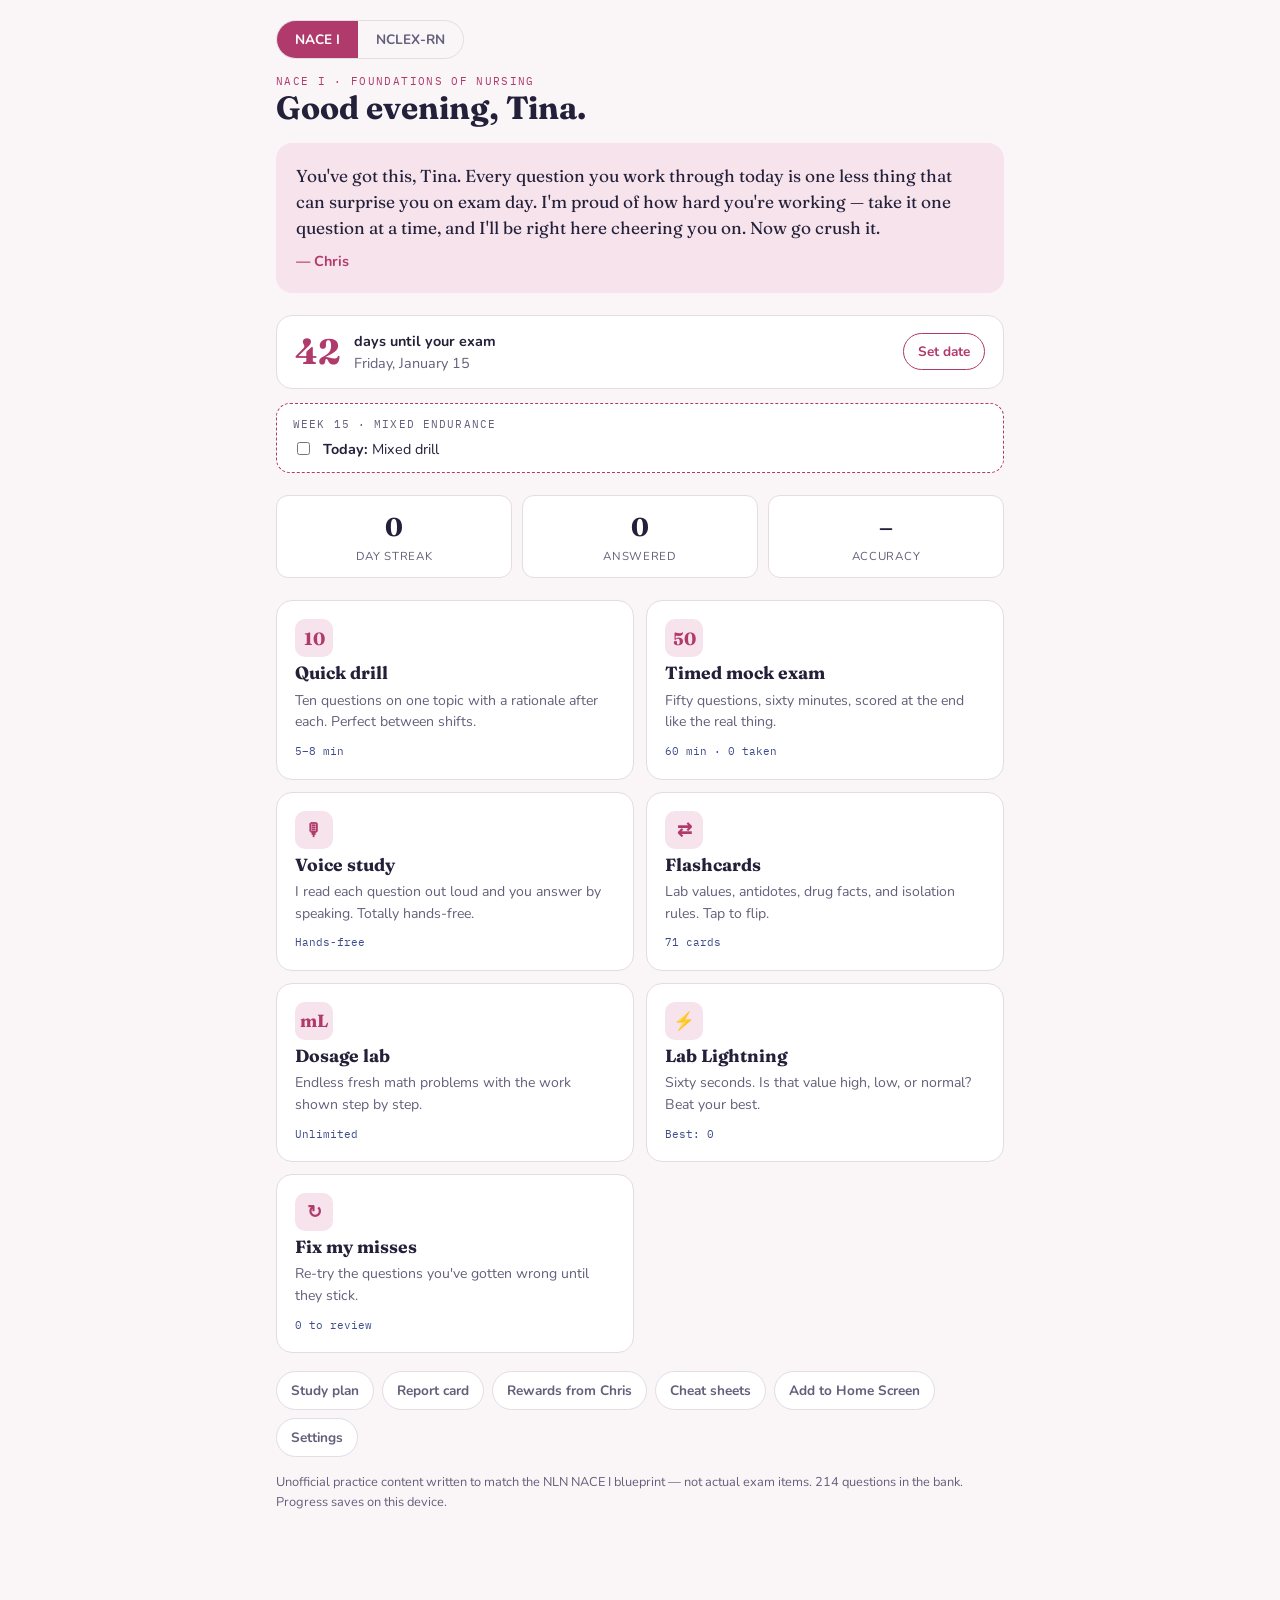
<file: index.html>
<!doctype html>
<html lang="en">
<head>
<meta charset="utf-8">
<title>Tina's Study Room</title>
<meta name="viewport" content="width=device-width, initial-scale=1, viewport-fit=cover">
<meta name="apple-mobile-web-app-capable" content="yes">
<meta name="mobile-web-app-capable" content="yes">
<meta name="apple-mobile-web-app-title" content="Tina Study">
<meta name="apple-mobile-web-app-status-bar-style" content="default">
<meta name="theme-color" content="#B03A6B">
<link rel="stylesheet" href="https://fonts.googleapis.com/css2?family=Fraunces:opsz,wght@9..144,500;9..144,700&family=Nunito:wght@400;600;700&family=IBM+Plex+Mono:wght@400;500&display=swap">
<link rel="manifest" href="/manifest.json">
<link rel="apple-touch-icon" href="/icon-192.png">
<link rel="icon" href="/icon-192.png">
<link rel="stylesheet" href="/styles.css">
</head>
<body>

<div class="wrap">
<div class="flash" id="flash"></div><canvas id="confetti"></canvas>

<section id="home">
  <div class="tracks" role="tablist" aria-label="Study track"><button id="tk-nace" class="tk on" onclick="setTrack('nace')">NACE I</button><button id="tk-nclex" class="tk" onclick="setTrack('nclex')">NCLEX-RN</button></div>
  <div class="eyebrow" id="track-eyebrow">NACE I · Foundations of Nursing</div>
  <h1 id="greet">Hey Tina.</h1>
  <div class="card note">You've got this, Tina. Every question you work through today is one less thing that can surprise you on exam day. I'm proud of how hard you're working — take it one question at a time, and I'll be right here cheering you on. Now go crush it.<span class="sig">— Chris</span></div>
  <div class="count" id="count-card"><div class="n" id="days-left">–</div><div class="t"><b id="exam-label">Exam day</b><span id="exam-sub"></span></div><button class="btn ghost sm" onclick="go('settings')">Set date</button></div>
  <div class="today" id="today"></div>
  <div class="stats">
    <div class="stat"><div class="v" id="s-streak">0</div><div class="l">Day streak</div></div>
    <div class="stat"><div class="v" id="s-done">0</div><div class="l">Answered</div></div>
    <div class="stat"><div class="v" id="s-acc">–</div><div class="l">Accuracy</div></div>
  </div>
  <div class="modes">
    <button class="mode" onclick="go('drill')"><div class="ico">10</div><h3>Quick drill</h3><p>Ten questions on one topic with a rationale after each. Perfect between shifts.</p><div class="tag">5–8 min</div></button>
    <button class="mode" onclick="startMock()"><div class="ico">50</div><h3>Timed mock exam</h3><p>Fifty questions, sixty minutes, scored at the end like the real thing.</p><div class="tag">60 min · <span id="mockcount">0</span> taken</div></button>
    <button class="mode" onclick="go('voice')"><div class="ico">🎙</div><h3>Voice study</h3><p>I read each question out loud and you answer by speaking. Totally hands-free.</p><div class="tag">Hands-free</div></button>
    <button class="mode" onclick="go('cards')"><div class="ico">⇄</div><h3>Flashcards</h3><p>Lab values, antidotes, drug facts, and isolation rules. Tap to flip.</p><div class="tag" id="cardcount"></div></button>
    <button class="mode" onclick="go('dose')"><div class="ico">mL</div><h3>Dosage lab</h3><p>Endless fresh math problems with the work shown step by step.</p><div class="tag">Unlimited</div></button>
    <button class="mode" onclick="go('game')"><div class="ico">⚡</div><h3>Lab Lightning</h3><p>Sixty seconds. Is that value high, low, or normal? Beat your best.</p><div class="tag">Best: <span id="best">0</span></div></button>
    <button class="mode" onclick="startMissed()"><div class="ico">↻</div><h3>Fix my misses</h3><p>Re-try the questions you've gotten wrong until they stick.</p><div class="tag"><span id="misscount">0</span> to review</div></button>
  </div>
  <div class="nav"><button onclick="go('plan')">Study plan</button><button onclick="go('report')">Report card</button><button onclick="go('rewards')">Rewards from Chris</button><button onclick="go('sheets')">Cheat sheets</button><button onclick="go('install')">Add to Home Screen</button><button onclick="go('settings')">Settings</button></div>
  <p class="tiny"><span id="bank-blurb">Unofficial practice content written to match the NLN NACE I blueprint — not actual exam items.</span> <span id="bankcount"></span> questions in the bank. Progress saves on this device.</p>
</section>

<section id="drill" class="hidden">
  <div class="top"><button class="home-link" onclick="go('home')">← Home</button></div>
  <h2>Pick a topic</h2>
  <p class="muted">Your weakest topics are listed first.</p>
  <div class="chips" id="topics"></div>
</section>

<section id="quiz" class="hidden">
  <div class="top"><button class="home-link" onclick="confirmQuit()">← Quit</button><span class="mono" id="qtitle"></span></div>
  <div class="bar"><span id="count"></span><span class="timer" id="timer"></span></div>
  <div class="track"><i id="fill"></i></div>
  <div class="card" style="margin-top:14px">
    <div class="cat" id="cat"></div>
    <div class="q" id="qtext"></div>
    <div class="stem hidden" id="stem"></div>
    <div class="opts" id="opts"></div>
    <div class="why" id="why"><span class="cheer" id="cheer"></span><span id="expl"></span></div>
    <div class="actions">
      <button class="btn" id="check" onclick="check()" disabled>Check answer</button>
      <button class="btn hidden" id="next" onclick="next()">Next</button>
    </div>
  </div>
</section>

<section id="result" class="hidden">
  <div class="top"><button class="home-link" onclick="go('home')">← Home</button></div>
  <div class="eyebrow" id="rtitle"></div>
  <h1 id="rhead"></h1>
  <div class="card" style="margin-top:14px">
    <div class="score" id="pct"></div>
    <div class="muted" id="raw"></div>
    <div class="grid" id="bycat"></div>
    <div class="review" id="review"></div>
    <div class="actions"><button class="btn ghost" onclick="go('home')">Home</button><button class="btn" id="again">Go again</button></div>
  </div>
</section>

<section id="voice" class="hidden">
  <div class="top"><button class="home-link" onclick="go('home')">← Home</button><span class="mono" id="vscore"></span></div>
  <h2>Voice study</h2>
  <div id="vsetup">
    <p class="muted">I'll read each question and its choices out loud. Say your answer — just "B" works — and I'll tell you if you're right, then read the why. You can also say <b>repeat</b>, <b>choices</b>, <b>skip</b>, or <b>stop</b> at any time. Tapping an answer always works too.</p>
    <div class="card" id="vsupport" style="margin-top:12px;display:none"></div>
    <div class="toggle"><span>Reading speed</span><select id="vrate" class="date" onchange="setVoiceRate(this.value)"><option value="0.85">Relaxed</option><option value="1" selected>Normal</option><option value="1.15">Quick</option></select></div>
    <h3 style="margin-top:16px">Pick a topic</h3>
    <div class="chips" id="vtopics"></div>
    <p class="tiny">Voice study uses single-answer questions. The first time you start, your browser will ask permission to use the microphone.</p>
  </div>
  <div id="vplay" class="hidden">
    <div class="vorb" id="vorb"><div class="vring"></div><div class="vcore" id="vcore">🎙</div></div>
    <div class="vstate mono" id="vstate"></div>
    <div class="vheard" id="vheard"></div>
    <div class="card" style="margin-top:14px">
      <div class="cat" id="vcat"></div>
      <div class="q" id="vqtext"></div>
      <div class="opts" id="vopts"></div>
      <div class="why" id="vwhy"><span class="cheer" id="vcheer"></span><span id="vexpl"></span></div>
    </div>
    <div class="actions" style="justify-content:center">
      <button class="btn ghost sm" onclick="voiceRepeat()">Repeat</button>
      <button class="btn ghost sm" onclick="voiceOptions()">Choices</button>
      <button class="btn ghost sm" onclick="voiceSkip()">Skip</button>
      <button class="btn sm" onclick="voiceEnd()">End session</button>
    </div>
  </div>
</section>

<section id="cards" class="hidden">
  <div class="top"><button class="home-link" onclick="go('home')">← Home</button><span class="mono" id="cpos"></span></div>
  <h2>Flashcards</h2>
  <div class="chips" id="decks"></div>
  <div class="fc" id="fc" onclick="flipCard()"><div class="fcin"><div class="face"><div class="cat" id="cdeck"></div><div class="big" id="cfront"></div><div class="hint">Tap to flip</div></div><div class="face back"><div class="big" id="cback"></div></div></div></div>
  <div class="actions" style="justify-content:center">
    <button class="btn ghost" onclick="rate(false)">Still learning</button>
    <button class="btn" onclick="rate(true)">Got it</button>
  </div>
  <p class="tiny" style="text-align:center">Cards you mark "still learning" come back sooner.</p>
</section>

<section id="dose" class="hidden">
  <div class="top"><button class="home-link" onclick="go('home')">← Home</button><span class="mono" id="dscore"></span></div>
  <h2>Dosage lab</h2>
  <div class="chips" id="dtypes"></div>
  <div class="card" style="margin-top:14px">
    <div class="cat" id="dkind"></div>
    <div class="dose" id="dprob"></div>
    <div class="inrow"><input class="num" id="dans" inputmode="decimal" placeholder="Answer"><span class="mono" id="dunit"></span><button class="btn" onclick="checkDose()" id="dcheck">Check</button><button class="btn ghost hidden" id="dnext" onclick="newDose()">Next problem</button></div>
    <div class="why" id="dwhy"><span class="cheer" id="dcheer"></span><span id="dexpl"></span></div>
    <div class="work hidden" id="dwork"></div>
  </div>
  <p class="tiny">Round mL to the nearest tenth (hundredth if under 1 mL), drops and mL/hr to the nearest whole number.</p>
</section>

<section id="game" class="hidden">
  <div class="top"><button class="home-link" onclick="endGame(true)">← Home</button><span class="mono">Best: <span id="gbest">0</span></span></div>
  <h2>Lab Lightning</h2>
  <div id="gstart"><p class="muted">A lab value flashes up. Tap High, Low, or Normal as fast as you can. Sixty seconds, streaks multiply your points.</p><button class="btn" onclick="startGame()">Start</button></div>
  <div id="gplay" class="hidden">
    <div class="game-hud"><span>⏱ <span id="gtime">60</span>s</span><span>Streak <span id="gstreak">0</span></span><span>Score <span id="gscore">0</span></span></div>
    <div class="track"><i id="gfill" style="width:100%"></i></div>
    <div class="gq" id="gq"></div>
    <div class="gbtns"><button class="gb low" onclick="gAnswer('low')">Low</button><button class="gb norm" onclick="gAnswer('normal')">Normal</button><button class="gb high" onclick="gAnswer('high')">High</button></div>
    <p class="tiny" id="grange"></p>
  </div>
  <div id="gover" class="hidden card" style="margin-top:14px;text-align:center"><div class="eyebrow">Time!</div><div class="score" id="gfinal"></div><p id="gmsg"></p><div class="actions" style="justify-content:center"><button class="btn ghost" onclick="go('home')">Home</button><button class="btn" onclick="startGame()">Play again</button></div></div>
</section>

<section id="plan" class="hidden">
  <div class="top"><button class="home-link" onclick="go('home')">← Home</button><span class="mono" id="plan-pos"></span></div>
  <h2>Your study plan</h2>
  <p class="muted">Twenty weeks, one focus per week, a mock every few weeks, and review weeks built in. Check things off as you go — it's fine to move faster.</p>
  <div id="weeks"></div>
</section>
<section id="report" class="hidden">
  <div class="top"><button class="home-link" onclick="go('home')">← Home</button></div>
  <h2>Report card</h2>
  <p class="muted">A snapshot of this week. Tap share to send it to Chris.</p>
  <div class="report" id="rep"></div>
  <div class="actions"><button class="btn ghost" onclick="copyReport()">Copy text</button><button class="btn" onclick="shareReport()">Share</button></div>
</section>
<section id="rewards" class="hidden">
  <div class="top"><button class="home-link" onclick="go('home')">← Home</button></div>
  <h2>Rewards from Chris</h2>
  <p class="muted">Hit a milestone and a note unlocks. No peeking — they're blurred until you earn them.</p>
  <div id="rwlist"></div>
</section>
<section id="sheets" class="hidden">
  <div class="top"><button class="home-link" onclick="go('home')">← Home</button></div>
  <h2>Cheat sheets & mnemonics</h2>
  <div id="sheetlist"></div>
</section>
<section id="install" class="hidden">
  <div class="top"><button class="home-link" onclick="go('home')">← Home</button></div>
  <h2>Put it on your Home Screen</h2>
  <p class="muted">It'll open full-screen like a real app, with its own icon, and your progress stays saved.</p>
  <div class="card" style="margin-top:14px"><h3>iPhone (Safari)</h3><div class="steps"><div>Open this link in <b>Safari</b> (not inside another app).</div><div>Tap the <b>Share</b> button — the square with the arrow at the bottom.</div><div>Scroll down and tap <b>Add to Home Screen</b>.</div><div>Tap <b>Add</b>. Look for the pink heart icon.</div></div></div>
  <div class="card" style="margin-top:12px"><h3>Android (Chrome)</h3><div class="steps"><div>Open this link in <b>Chrome</b>.</div><div>Tap the <b>⋮</b> menu in the top right.</div><div>Tap <b>Add to Home screen</b> (or <b>Install app</b>), then <b>Add</b>.</div></div></div>
  <p class="tiny">Progress is stored on this phone. Every week or so, go to Settings → Back up progress and text the code to Chris, so it can be restored on any device.</p>
</section>
<section id="settings" class="hidden">
  <div class="top"><button class="home-link" onclick="go('home')">← Home</button></div>
  <h2>Settings</h2>
  <div class="card" style="margin-top:14px">
    <div class="toggle"><span>Exam date</span><input class="date" type="date" id="examdate" onchange="setExam(this.value)"></div>
    <div class="toggle"><span>Sounds</span><input type="checkbox" id="snd" onchange="S.sound=this.checked;save()"></div>
    <div class="toggle"><span>Confetti & celebrations</span><input type="checkbox" id="cfx" onchange="S.fx=this.checked;save()"></div>
    <div class="toggle"><span>Back up progress<br><small class="muted">Copy a code you can restore on any phone</small></span><button class="btn ghost sm" onclick="copyBackup()">Copy code</button></div>
    <div class="toggle"><span>Restore from backup</span><button class="btn ghost sm" onclick="restoreBackup()">Restore</button></div>
    <div class="toggle" style="border:none"><span>Reset all progress</span><button class="btn ghost sm" onclick="resetAll()">Reset</button></div>
  </div>
</section>
</div>

<script src="/bank.js"></script>
<script src="/nclex-bank.js"></script>
<script src="/tracks.js"></script>
<script src="/app.js"></script>
<script src="/features.js"></script>
<script src="/track-ui.js"></script>
<script src="/voice.js"></script>
<script>if("serviceWorker" in navigator){navigator.serviceWorker.register("/sw.js").catch(()=>{});}</script>
</body>
</html>
</file>
<file: styles.css>
:root{
  --paper:#FAF6F8; --card:#FFFFFF; --ink:#23203A; --ink-2:#645F7A; --line:#E3DCE4;
  --accent:#B03A6B; --accent-ink:#FFFFFF; --accent-soft:#F7E3EC; --accent-2:#3E4C8C;
  --good:#1F7A4A; --good-soft:#DFF3E7; --bad:#B3432B; --bad-soft:#FAE4DE; --warn:#9A6400; --warn-soft:#FBEFD2;
}
@media (prefers-color-scheme: dark){ :root:not([data-theme="light"]){
  --paper:#17141F; --card:#211D2C; --ink:#F0ECF4; --ink-2:#A9A3BC; --line:#35304A;
  --accent:#EE7FA9; --accent-ink:#1B1220; --accent-soft:#3A2330; --accent-2:#9AA6E8;
  --good:#6FD198; --good-soft:#1C3327; --bad:#F0906F; --bad-soft:#3E241B; --warn:#E6B54F; --warn-soft:#3C2F14;
}}
:root[data-theme="dark"]{
  --paper:#17141F; --card:#211D2C; --ink:#F0ECF4; --ink-2:#A9A3BC; --line:#35304A;
  --accent:#EE7FA9; --accent-ink:#1B1220; --accent-soft:#3A2330; --accent-2:#9AA6E8;
  --good:#6FD198; --good-soft:#1C3327; --bad:#F0906F; --bad-soft:#3E241B; --warn:#E6B54F; --warn-soft:#3C2F14;
}
*{box-sizing:border-box}
body{margin:0;background:var(--paper);color:var(--ink);font-family:"Nunito",system-ui,sans-serif;font-size:16px;line-height:1.55;-webkit-tap-highlight-color:transparent}
.wrap{max-width:760px;margin:0 auto;padding:20px 16px 90px}
h1,h2,h3{font-family:"Fraunces",Georgia,serif;font-weight:700;text-wrap:balance;margin:0;line-height:1.15}
h1{font-size:2rem} h2{font-size:1.35rem} h3{font-size:1.1rem}
.mono{font-family:"IBM Plex Mono",monospace;font-variant-numeric:tabular-nums}
.eyebrow{font-family:"IBM Plex Mono",monospace;font-size:.7rem;letter-spacing:.12em;text-transform:uppercase;color:var(--accent)}
.muted{color:var(--ink-2)}
.card{background:var(--card);border:1px solid var(--line);border-radius:16px;padding:20px}
.note{background:var(--accent-soft);border:none;font-family:"Fraunces",Georgia,serif;font-size:1.08rem;line-height:1.5;margin:16px 0 22px}
.note .sig{display:block;margin-top:10px;font-family:"Nunito",sans-serif;font-weight:700;font-size:.9rem;color:var(--accent)}
.stats{display:grid;grid-template-columns:repeat(3,1fr);gap:10px;margin-bottom:22px}
.stat{background:var(--card);border:1px solid var(--line);border-radius:12px;padding:12px;text-align:center}
.stat .v{font-family:"Fraunces",Georgia,serif;font-size:1.6rem;font-weight:700;font-variant-numeric:tabular-nums}
.stat .l{font-size:.72rem;color:var(--ink-2);text-transform:uppercase;letter-spacing:.06em}
.modes{display:grid;grid-template-columns:1fr 1fr;gap:12px}
@media(max-width:520px){.modes{grid-template-columns:1fr}}
.mode{background:var(--card);border:1px solid var(--line);border-radius:16px;padding:18px;text-align:left;cursor:pointer;color:var(--ink);font:inherit;display:flex;flex-direction:column;gap:6px;transition:transform .12s,border-color .12s}
.mode:hover,.mode:focus-visible{border-color:var(--accent);transform:translateY(-2px);outline:none}
.mode .ico{width:38px;height:38px;border-radius:10px;background:var(--accent-soft);color:var(--accent);display:grid;place-items:center;font-family:"Fraunces",serif;font-weight:700;font-size:1.1rem}
.mode p{margin:0;font-size:.88rem;color:var(--ink-2)}
.mode .tag{font-family:"IBM Plex Mono",monospace;font-size:.7rem;color:var(--accent-2);margin-top:4px}
.bar{display:flex;justify-content:space-between;align-items:center;gap:10px;font-family:"IBM Plex Mono",monospace;font-size:.78rem;color:var(--ink-2);margin:6px 0 8px}
.track{height:5px;background:var(--line);border-radius:3px;overflow:hidden}
.track i{display:block;height:100%;background:var(--accent);width:0;transition:width .3s}
.timer{font-weight:500;color:var(--ink)} .timer.low{color:var(--bad)}
.cat{font-family:"IBM Plex Mono",monospace;font-size:.7rem;letter-spacing:.1em;text-transform:uppercase;color:var(--ink-2)}
.q{font-family:"Fraunces",Georgia,serif;font-weight:500;font-size:1.2rem;line-height:1.4;margin:8px 0 18px}
.opts{display:grid;gap:10px}
.opt{display:flex;gap:12px;align-items:flex-start;padding:12px 14px;border:1.5px solid var(--line);border-radius:12px;background:transparent;color:var(--ink);font:inherit;text-align:left;cursor:pointer;line-height:1.4}
.opt:hover,.opt:focus-visible{border-color:var(--accent);outline:none}
.opt b{font-family:"IBM Plex Mono",monospace;font-weight:500;color:var(--ink-2);min-width:1.2em}
.opt.sel{border-color:var(--accent);background:var(--accent-soft)}
.opt.right{border-color:var(--good);background:var(--good-soft)}
.opt.wrong{border-color:var(--bad);background:var(--bad-soft)}
.opt[disabled]{cursor:default}
.why{margin-top:16px;padding:14px 16px;border-radius:12px;border:1px solid var(--line);font-size:.95rem;display:none}
.why.ok{background:var(--good-soft);border-color:var(--good)} .why.no{background:var(--bad-soft);border-color:var(--bad)}
.why .cheer{font-family:"Fraunces",Georgia,serif;font-weight:700;font-size:1.05rem;display:block;margin-bottom:6px}
.why.ok .cheer{color:var(--good)} .why.no .cheer{color:var(--bad)}
.actions{display:flex;gap:10px;justify-content:flex-end;margin-top:18px;flex-wrap:wrap}
.btn{font:inherit;font-weight:700;padding:11px 20px;border-radius:999px;border:1.5px solid var(--accent);background:var(--accent);color:var(--accent-ink);cursor:pointer}
.btn.ghost{background:transparent;color:var(--accent)}
.btn.sm{padding:7px 14px;font-size:.85rem}
.btn:focus-visible{outline:2px solid var(--accent);outline-offset:2px}
.btn[disabled]{opacity:.4;cursor:default}
.score{font-family:"Fraunces",Georgia,serif;font-size:3.4rem;font-weight:700;line-height:1;font-variant-numeric:tabular-nums}
.grid{display:grid;grid-template-columns:repeat(auto-fit,minmax(180px,1fr));gap:10px;margin-top:18px}
.cs{border:1px solid var(--line);border-radius:10px;padding:10px 12px}
.cs .l{font-size:.8rem;color:var(--ink-2)} .cs .v{font-family:"IBM Plex Mono",monospace;font-variant-numeric:tabular-nums;margin-top:2px}
.cs .t{height:4px;background:var(--line);border-radius:2px;margin-top:8px;overflow:hidden}.cs .t i{display:block;height:100%;background:var(--accent)}
.review{margin-top:22px;display:grid;gap:10px}
.rv{border:1px solid var(--line);border-radius:10px;padding:12px 14px;font-size:.92rem}
.rv.miss{border-left:4px solid var(--bad)} .rv.hit{border-left:4px solid var(--good)}
.chips{display:flex;flex-wrap:wrap;gap:8px;margin-top:14px}
.chip{font:inherit;font-size:.85rem;font-weight:600;padding:8px 14px;border-radius:999px;border:1.5px solid var(--line);background:var(--card);color:var(--ink);cursor:pointer}
.chip:hover,.chip:focus-visible{border-color:var(--accent);outline:none}
.chip .n{font-family:"IBM Plex Mono",monospace;font-size:.72rem;color:var(--ink-2);margin-left:6px}
.fc{perspective:1200px;margin-top:14px}
.fcin{position:relative;min-height:240px;transform-style:preserve-3d;transition:transform .45s;cursor:pointer}
.fc.flip .fcin{transform:rotateY(180deg)}
.face{position:absolute;inset:0;backface-visibility:hidden;background:var(--card);border:1px solid var(--line);border-radius:16px;padding:24px;display:flex;flex-direction:column;justify-content:center;align-items:center;text-align:center}
.face.back{transform:rotateY(180deg);background:var(--accent-soft)}
.face .big{font-family:"Fraunces",Georgia,serif;font-size:1.4rem;font-weight:700;text-wrap:balance}
.face .hint{font-size:.8rem;color:var(--ink-2);margin-top:12px}
.dose{font-family:"Fraunces",Georgia,serif;font-size:1.2rem;margin:10px 0 16px;line-height:1.45}
.inrow{display:flex;gap:10px;align-items:center;flex-wrap:wrap}
input.num{font:inherit;font-family:"IBM Plex Mono",monospace;font-size:1.1rem;padding:10px 12px;border:1.5px solid var(--line);border-radius:10px;background:var(--card);color:var(--ink);width:140px}
input.num:focus{outline:none;border-color:var(--accent)}
.work{white-space:pre-line;font-family:"IBM Plex Mono",monospace;font-size:.85rem;background:var(--paper);border:1px solid var(--line);border-radius:10px;padding:12px;margin-top:12px;overflow-x:auto}
.game-hud{display:flex;justify-content:space-between;font-family:"IBM Plex Mono",monospace;font-size:.9rem;margin-bottom:10px}
.gq{font-family:"Fraunces",Georgia,serif;font-size:1.8rem;font-weight:700;text-align:center;margin:22px 0;min-height:2.4em;text-wrap:balance}
.gq small{display:block;font-family:"Nunito",sans-serif;font-weight:400;font-size:.9rem;color:var(--ink-2);margin-top:6px}
.gbtns{display:grid;grid-template-columns:repeat(3,1fr);gap:10px}
.gb{font:inherit;font-weight:700;font-size:1.05rem;padding:18px 8px;border-radius:14px;border:1.5px solid var(--line);background:var(--card);color:var(--ink);cursor:pointer}
.gb:hover,.gb:focus-visible{border-color:var(--accent);outline:none}
.gb.low{color:var(--accent-2)} .gb.high{color:var(--bad)} .gb.norm{color:var(--good)}
.flash{position:fixed;left:50%;bottom:12%;transform:translate(-50%,0);padding:10px 18px;border-radius:999px;font-family:"Fraunces",serif;font-weight:700;font-size:1.2rem;opacity:0;pointer-events:none;transition:opacity .2s,transform .2s;z-index:60}
.flash.show{opacity:1;transform:translate(-50%,-10px)}
.flash.ok{background:var(--good-soft);color:var(--good)} .flash.no{background:var(--bad-soft);color:var(--bad)}
.top{display:flex;justify-content:space-between;align-items:center;margin-bottom:14px}
.home-link{font:inherit;font-weight:700;background:none;border:none;color:var(--accent);cursor:pointer;padding:6px 0}
.hidden{display:none!important}
.tiny{font-size:.8rem;color:var(--ink-2);margin-top:16px}
@media (prefers-reduced-motion:reduce){*{transition:none!important}}
.count{display:flex;align-items:center;gap:14px;background:var(--card);border:1px solid var(--line);border-radius:16px;padding:14px 18px;margin-bottom:14px}
.count .n{font-family:"Fraunces",Georgia,serif;font-size:2.2rem;font-weight:700;line-height:1;font-variant-numeric:tabular-nums;color:var(--accent)}
.count .t{font-size:.9rem;color:var(--ink-2)} .count .t b{color:var(--ink);display:block}
.count button{margin-left:auto}
.today{background:var(--card);border:1px dashed var(--accent);border-radius:14px;padding:12px 16px;margin-bottom:22px;font-size:.95rem}
.today .cat{margin-bottom:4px}
.week{border:1px solid var(--line);border-radius:14px;padding:14px 16px;margin-top:12px;background:var(--card)}
.week.now{border-color:var(--accent);box-shadow:0 0 0 3px var(--accent-soft)}
.week h3{font-size:1rem;margin-bottom:4px}
.week .days{display:grid;gap:6px;margin-top:10px}
.day{display:flex;gap:10px;align-items:flex-start;font-size:.9rem}
.day input{margin-top:4px;accent-color:var(--accent)}
.day.done span{text-decoration:line-through;color:var(--ink-2)}
.rw{display:flex;gap:14px;align-items:flex-start;border:1px solid var(--line);border-radius:14px;padding:14px 16px;margin-top:10px;background:var(--card)}
.rw .badge{width:44px;height:44px;border-radius:50%;display:grid;place-items:center;font-family:"Fraunces",serif;font-weight:700;flex:none;background:var(--line);color:var(--ink-2)}
.rw.open .badge{background:var(--accent);color:var(--accent-ink)}
.rw .msg{font-family:"Fraunces",Georgia,serif;font-size:1.02rem;margin-top:4px}
.rw.locked .msg{filter:blur(5px);user-select:none}
.rw .prog{font-family:"IBM Plex Mono",monospace;font-size:.75rem;color:var(--ink-2)}
.sheet{margin-top:12px} .sheet summary{cursor:pointer;font-family:"Fraunces",Georgia,serif;font-weight:700;font-size:1.05rem;padding:12px 0;list-style:none;display:flex;justify-content:space-between}
.sheet summary::after{content:"+";color:var(--accent)} .sheet[open] summary::after{content:"–"}
.sheet .body{border-top:1px solid var(--line);padding:10px 0 6px;font-size:.93rem}
.sheet .body p{margin:6px 0} .sheet .body b{color:var(--accent)}
.sheet table{border-collapse:collapse;width:100%;font-size:.88rem} .sheet td,.sheet th{border-bottom:1px solid var(--line);padding:6px 4px;text-align:left;vertical-align:top} .sheet th{font-size:.72rem;letter-spacing:.08em;text-transform:uppercase;color:var(--ink-2)}
.tablewrap{overflow-x:auto}
.stem{background:var(--accent-soft);border-radius:12px;padding:12px 14px;font-size:.93rem;margin:8px 0 14px;line-height:1.5}
.stem b{display:block;font-family:"Fraunces",serif;margin-bottom:2px}
.opt.multi b{border:1.5px solid var(--line);border-radius:6px;width:1.3em;height:1.3em;display:grid;place-items:center;font-size:.75rem;min-width:0}
.opt.multi.sel b{background:var(--accent);color:var(--accent-ink);border-color:var(--accent)}
.ord{display:grid;gap:8px} .ord .opt{cursor:grab} .ord .opt b{min-width:1.6em}
.ord .opt .mv{margin-left:auto;display:flex;gap:4px} .ord .mv button{font:inherit;border:1px solid var(--line);background:var(--card);color:var(--ink);border-radius:6px;width:30px;height:30px;cursor:pointer}
.report{background:var(--card);border:1px solid var(--line);border-radius:16px;padding:20px;margin-top:14px}
.report .row{display:flex;justify-content:space-between;padding:8px 0;border-bottom:1px solid var(--line);font-size:.95rem}
.report .row:last-child{border:none}
.spark{display:flex;gap:4px;align-items:flex-end;height:48px;margin:10px 0}
.spark i{flex:1;background:var(--accent);border-radius:3px 3px 0 0;min-height:3px;opacity:.85}
.toggle{display:flex;justify-content:space-between;align-items:center;padding:12px 0;border-bottom:1px solid var(--line)}
.toggle input{accent-color:var(--accent);width:22px;height:22px}
input.date{font:inherit;padding:8px 10px;border:1.5px solid var(--line);border-radius:10px;background:var(--card);color:var(--ink)}
#confetti{position:fixed;inset:0;pointer-events:none;z-index:50}
.steps{counter-reset:s;display:grid;gap:10px;margin-top:12px} .steps div{display:flex;gap:12px;font-size:.95rem} .steps div::before{counter-increment:s;content:counter(s);width:26px;height:26px;border-radius:50%;background:var(--accent-soft);color:var(--accent);display:grid;place-items:center;font-weight:700;flex:none;font-size:.85rem}
.nav{display:flex;gap:8px;flex-wrap:wrap;margin:18px 0 6px}
.nav button{font:inherit;font-size:.85rem;font-weight:700;padding:8px 14px;border-radius:999px;border:1.5px solid var(--line);background:var(--card);color:var(--ink-2);cursor:pointer}
.nav button:hover{border-color:var(--accent);color:var(--accent)}

/* Study track switcher (NACE / NCLEX) */
.tracks{display:flex;gap:0;border:1.5px solid var(--line);border-radius:999px;overflow:hidden;margin-bottom:14px;width:max-content}
.tk{font:inherit;font-size:.85rem;font-weight:700;padding:8px 18px;border:none;background:transparent;color:var(--ink-2);cursor:pointer}
.tk.on{background:var(--accent);color:var(--accent-ink)}
.tk:focus-visible{outline:2px solid var(--accent);outline-offset:-2px}

/* Voice study */
.vorb{width:110px;height:110px;margin:18px auto 6px;position:relative;display:grid;place-items:center}
.vring{position:absolute;inset:0;border-radius:50%;border:3px solid var(--line);transition:border-color .2s}
.vcore{width:84px;height:84px;border-radius:50%;background:var(--card);border:1px solid var(--line);display:grid;place-items:center;font-size:2rem;transition:background .2s}
.vorb.speaking .vring{border-color:var(--accent-2);animation:vpulse 1.4s ease-in-out infinite}
.vorb.speaking .vcore{background:var(--accent-soft)}
.vorb.listening .vring{border-color:var(--accent);animation:vpulse .9s ease-in-out infinite}
.vorb.listening .vcore{background:var(--accent-soft)}
@keyframes vpulse{0%,100%{transform:scale(1);opacity:1}50%{transform:scale(1.08);opacity:.6}}
.vstate{text-align:center;font-size:.78rem;color:var(--ink-2);letter-spacing:.08em;text-transform:uppercase}
.vheard{text-align:center;min-height:1.5em;font-family:"Fraunces",Georgia,serif;font-size:1.05rem;color:var(--accent);margin-top:4px}
@media (prefers-reduced-motion:reduce){.vorb .vring{animation:none!important}}
</file>
